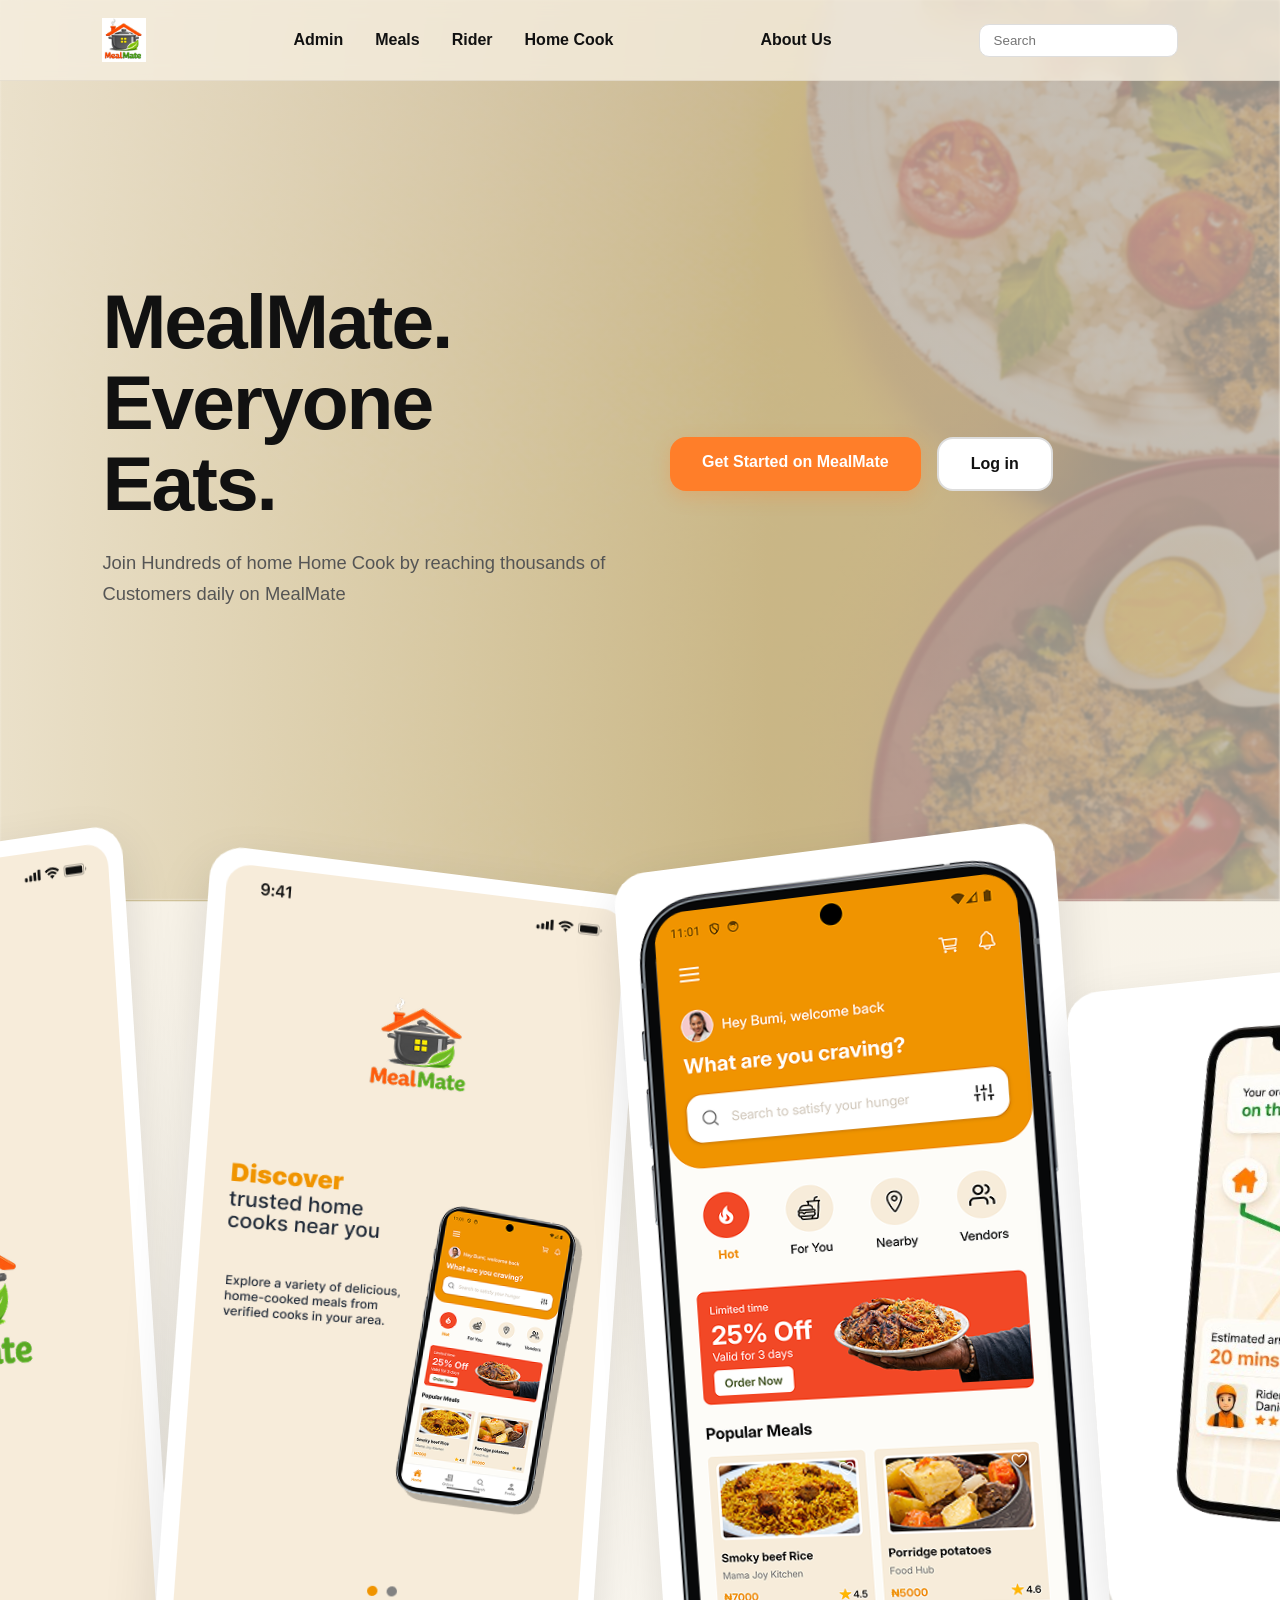
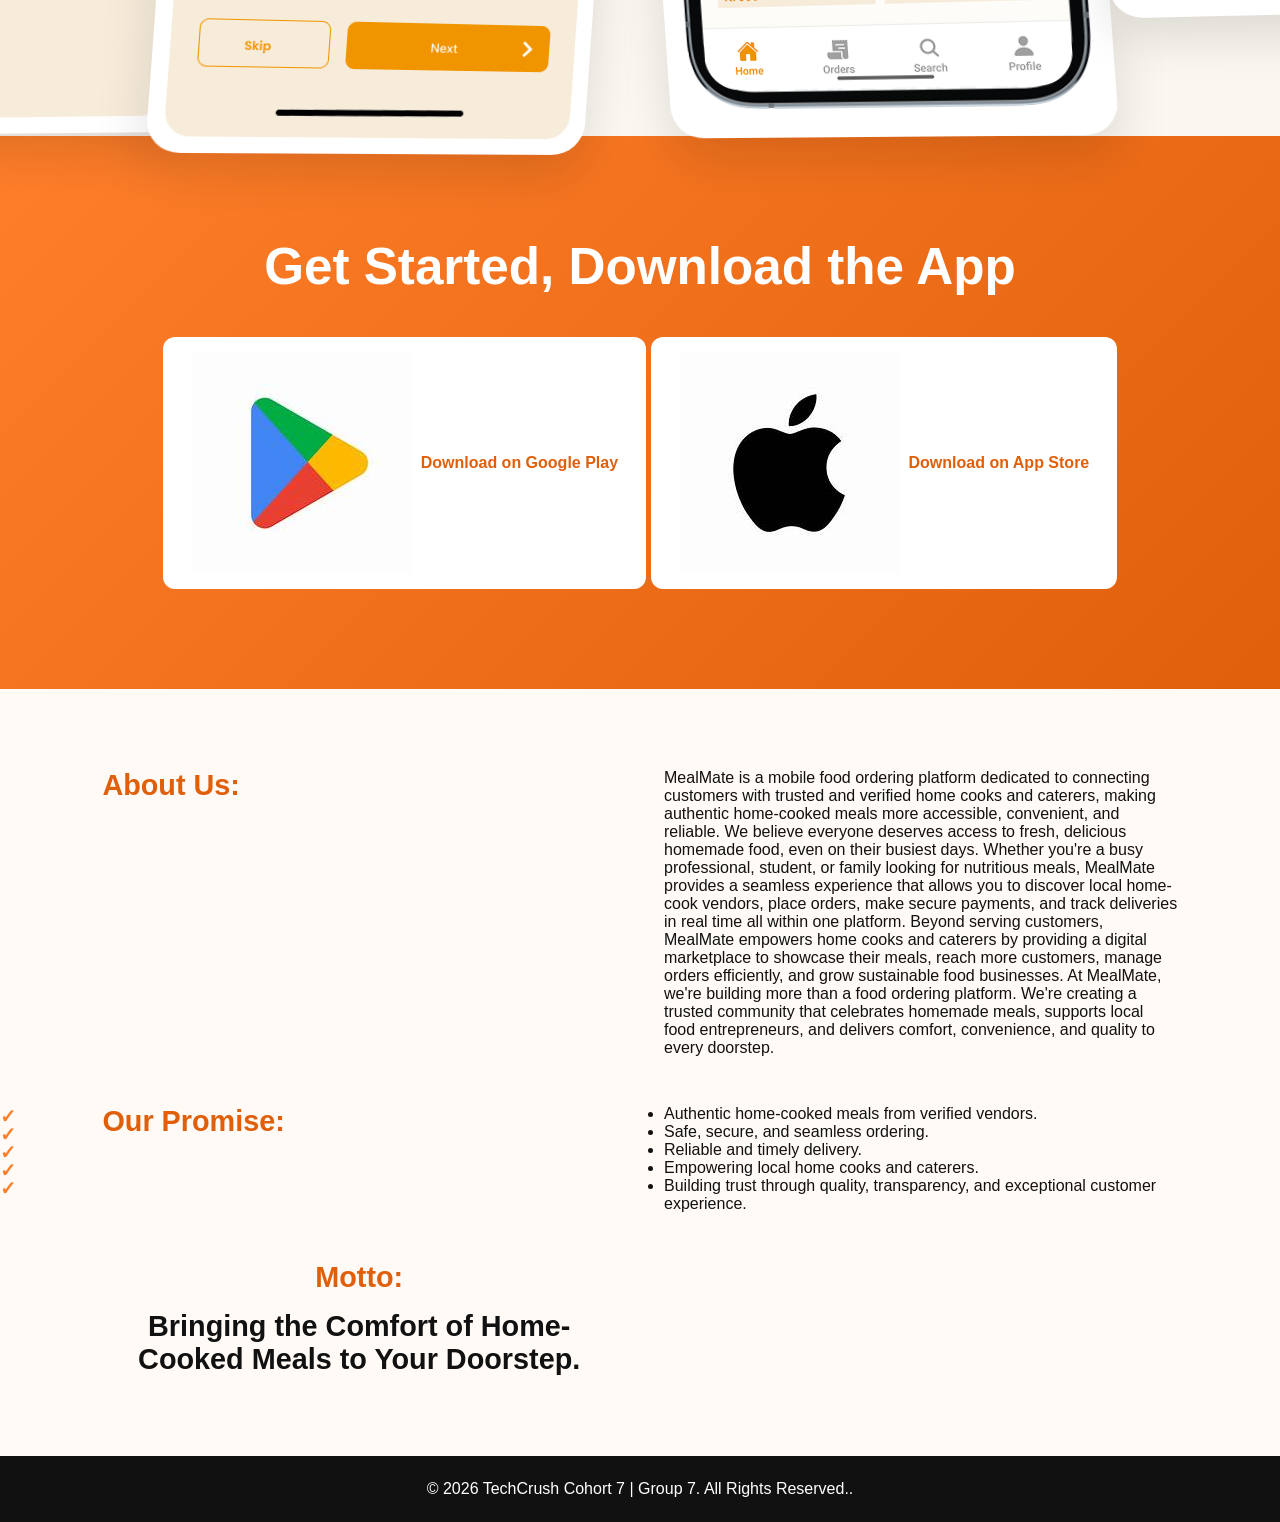
<file: index.html>
<html lang="en">
<head>
    <meta charset="UTF-8">
    <meta name="viewport" content="width=device-width, initial-scale=1.0">
    <title>MealMate</title>
    <link rel="stylesheet" href="MealMate.css">
</head>
<body>
    <header class="navbar">
      <button class="menu-toggle"> &#9776;</button>
        <a href="#"><img src="logo.jpg" alt="logo" class="logo"></a>
        <ul class="nav-list">
            <li class="nav-item"><a href="#">Admin</a></li>
            <li class="nav-item"><a href="#">Meals</a></li>
            <li class="nav-item"><a href="#">Rider</a></li>
            <li class="nav-item"><a href="#">Home Cook</a></li>
        </ul>
        <!-- <select name="" class="nav-item">
            <option value="name">About Us</option>
            <option value="name">Home</option>
            <option value="name">Meals</option>
            <option value="name">How it Works</option>
            <option value="name">Home Cook</option>
        </select> -->
        <section class="nav-item" id="About Us">
          <a href="#bottom" id="bottom"> About Us</a>
        </section>
        
        <div class="Search-nav">
            <input type="text" placeholder="Search" class="Search-list">
        </div>
    </header>
    <Section class="hero">
    <div class="hero-text">
        <h1 class="font">MealMate. <br>Everyone Eats.</h1>
        <p>Join Hundreds of home Home Cook by reaching thousands of Customers daily on MealMate</p>
    </div>
    <div class="cta-buttons">
    <a href="link.html" class="btn-primary">Get Started on MealMate</a>
    <a href="Register.html" class="btn-secondary">Log in</a>
    </Section>

    <div class="carousel">
  <div class="card">
    
    <div class="phone">
      <div class="phone-screen scroll">
        <!-- put your screenshot here -->
        <img src="Splash_Screen-1.png" alt="">
      </div>
    </div>
  </div>

  <div class="card">
    
    <div class="phone">
      <div class="phone-screen scroll">
        <img src="Onboarding-1.png" alt="">
      </div>
    </div>
  </div>

  <div class="card">
    
    <div class="phone">
      <div class="phone-screen scroll">
        <img src="Group 3.png" alt="">
      </div>
    </div>
  </div>
   <div class="card">
   
    <div class="phone">
      <div class="phone-screen scroll">
        <img src="Rider 2.png" alt="">
      </div>
    </div>
  </div>
</div>

<section class="Giant">
    <Div class="Giant-nav">
    <h1 class="Giant-h">Get Started, Download the App</h1>
     <a href="https://play.google.com/store"
   target="_blank" class="dtn-primary"><img src="app1.jpg" alt="Google Play"> Download on Google Play</a>
    <a href="https://www.apple.com/app-store/"
   target="_blank" class="dtn-secondary"> <img src="store.jpg" alt=""> Download on App Store</a>
</Div>
</section>

<Div class="info-section" id="bottom">
  <h3 class="about-us">About Us:</h3>
  <p class="about-us P"> MealMate is a mobile food ordering platform dedicated to connecting customers with trusted and verified home cooks and caterers, making authentic home-cooked meals more accessible, convenient, and reliable.
We believe everyone deserves access to fresh, delicious homemade food, even on their busiest days. Whether you're a busy professional, student, or family looking for nutritious meals, MealMate provides a seamless experience that allows you to discover local home-cook vendors, place orders, make secure payments, and track deliveries in real time all within one platform.
Beyond serving customers, MealMate empowers home cooks and caterers by providing a digital marketplace to showcase their meals, reach more customers, manage orders efficiently, and grow sustainable food businesses.
At MealMate, we're building more than a food ordering platform. We're creating a trusted community that celebrates homemade meals, supports local food entrepreneurs, and delivers comfort, convenience, and quality to every doorstep.
 </p>
 <h3 class="our-promise">Our Promise:</h3>
 <ul class="our-promise-p">
 <li>Authentic home-cooked meals from verified vendors.</li>
<li>Safe, secure, and seamless ordering.</li>
<li> Reliable and timely delivery.</li>
<li> Empowering local home cooks and caterers.</li>
<li> Building trust through quality, transparency, and exceptional customer experience.</li>
</ul>
<div class="motto-nav">
<h3 class="motto">Motto:</h3>
<p class="motto p">Bringing the Comfort of Home-Cooked Meals to Your Doorstep.</p>
</div>
</Div>

<footer class="footer">
  <p> © 2026 TechCrush Cohort 7 | Group 7. All Rights Reserved..</p>
</footer>
<script src="MealMate.js"></script>
</body>
</html>
</file>
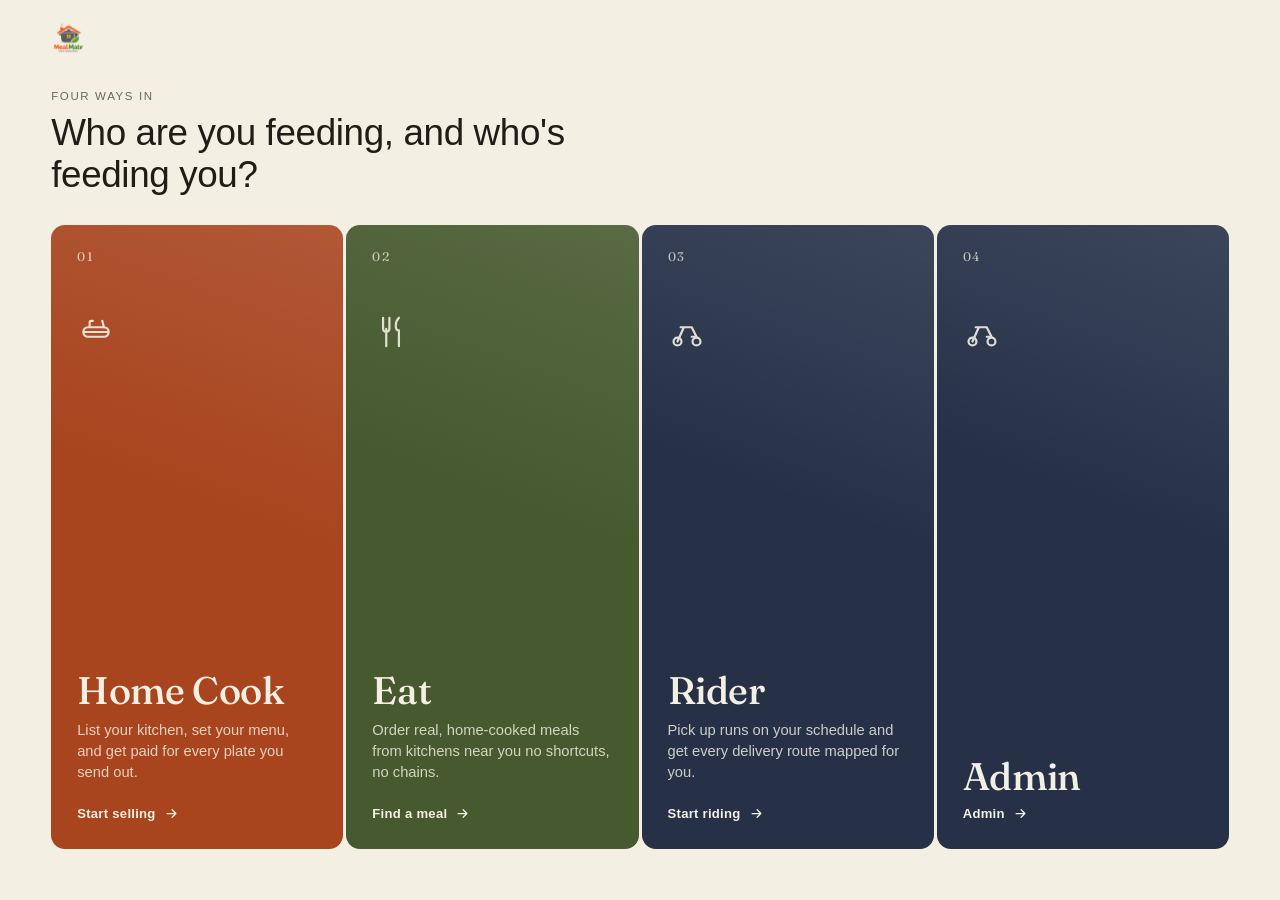
<file: link.html>
<!DOCTYPE html>
<html lang="en">
<head>
    <meta charset="UTF-8" />
    <meta name="viewport" content="width=device-width, initial-scale=1.0" />
    <title>MealMate — Choose your side of the table 🍽</title>
    <link rel="preconnect" href="https://fonts.googleapis.com" />
    <link rel="preconnect" href="https://fonts.gstatic.com" crossorigin />
    <link href="https://fonts.googleapis.com/css2?family=Fraunces:opsz,wght@9..144,400;9..144,500;9..144,600&family=Inter:wght@400;500;600;700&display=swap" rel="stylesheet" />
    <link rel="stylesheet" href="Link.css">
</head>
<body>

<header>
  <div class="logo">
    <a href="index.html"><img src="MealMate Logo.svg" alt="" class="logo-mark"></a>
    <!-- <span class="logo-word">MealMate</span> -->
  </div>
  <!-- <nav><a href="#about">About Us</a></nav> --> 
</header>

<div class="intro">
  <div class="eyebrow">Four ways in</div>
  <h1>Who are you feeding, and who's feeding you?</h1>
</div>

<div class="panels">

  <a class="panel panel--cook" href="Home-Cook.html">
    <span class="num">01</span>
    <span class="icon" aria-hidden="true">
      <svg viewBox="0 0 24 24" fill="none" stroke="currentColor" stroke-width="1.4"><path d="M4 12h16M4 12a3 3 0 0 0 3 3h10a3 3 0 0 0 3-3M4 12a3 3 0 0 1 3-3h10a3 3 0 0 1 3 3M8 9V6a1 1 0 0 1 1-1h1M16 5l1 4" stroke-linecap="round" stroke-linejoin="round"/></svg>
    </span>
    <h2>Home Cook</h2>
    <p>List your kitchen, set your menu, and get paid for every plate you send out.</p>
    <span class="cta">Start selling
      <svg viewBox="0 0 24 24" fill="none" stroke="currentColor" stroke-width="2"><path d="M5 12h14M13 6l6 6-6 6" stroke-linecap="round" stroke-linejoin="round"/></svg>
    </span>
  </a>

  <a class="panel panel--eat" href="Register.html">
    <span class="num">02</span>
    <span class="icon" aria-hidden="true">
      <svg viewBox="0 0 24 24" fill="none" stroke="currentColor" stroke-width="1.4"><path d="M7 3v7a2 2 0 0 0 4 0V3M9 10v11M17 3c-1.5 1.5-2 3-2 5s1 3 2 3v10" stroke-linecap="round" stroke-linejoin="round"/></svg>
    </span>
    <h2>Eat</h2>
    <p>Order real, home-cooked meals from kitchens near you  no shortcuts, no chains.</p>
    <span class="cta">Find a meal
      <svg viewBox="0 0 24 24" fill="none" stroke="currentColor" stroke-width="2"><path d="M5 12h14M13 6l6 6-6 6" stroke-linecap="round" stroke-linejoin="round"/></svg>
    </span>
  </a>

  <a class="panel panel--ride" href="Rider.html">
    <span class="num">03</span>
    <span class="icon" aria-hidden="true">
      <svg viewBox="0 0 24 24" fill="none" stroke="currentColor" stroke-width="1.4"><circle cx="6" cy="18" r="2.5"/><circle cx="18" cy="18" r="2.5"/><path d="M6 18l4-9h5l3 6h-3M10 9H8" stroke-linecap="round" stroke-linejoin="round"/></svg>
    </span>
    <h2>Rider</h2>
    <p>Pick up runs on your schedule and get every delivery route mapped for you.</p>
    <span class="cta">Start riding
      <svg viewBox="0 0 24 24" fill="none" stroke="currentColor" stroke-width="2"><path d="M5 12h14M13 6l6 6-6 6" stroke-linecap="round" stroke-linejoin="round"/></svg>
    </span>
  </a>

  <a class="panel panel--ride" href="Customer.html">
    <span class="num">04</span>
    <span class="icon" aria-hidden="true">
      <svg viewBox="0 0 24 24" fill="none" stroke="currentColor" stroke-width="1.4"><circle cx="6" cy="18" r="2.5"/><circle cx="18" cy="18" r="2.5"/><path d="M6 18l4-9h5l3 6h-3M10 9H8" stroke-linecap="round" stroke-linejoin="round"/></svg>
    </span>
    <h2>Admin</h2>
    <!-- <p>Pick up runs on your schedule and get every delivery route mapped for you.</p> -->
    <span class="cta">Admin
      <svg viewBox="0 0 24 24" fill="none" stroke="currentColor" stroke-width="2"><path d="M5 12h14M13 6l6 6-6 6" stroke-linecap="round" stroke-linejoin="round"/></svg>
    </span>
  </a>

</div>

<!-- <footer>MealMate — Cook it, Eat it, Ride it.</footer> -->

</body>
</html>
</file>
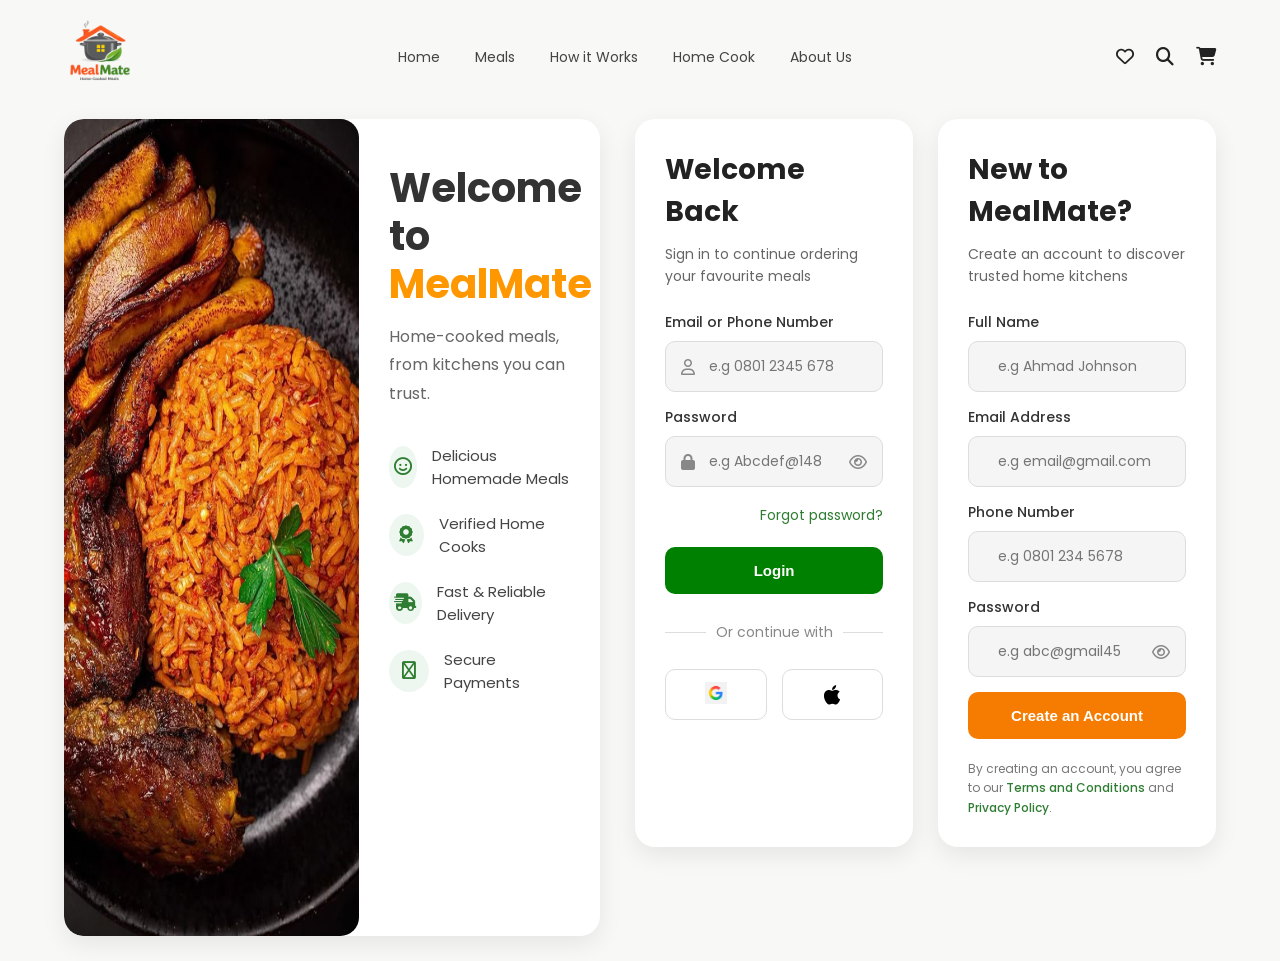
<file: Register.html>
<!DOCTYPE html>
<html lang="en">
<head>
    <meta charset="UTF-8">
    <meta name="viewport" content="width=device-width, initial-scale=1.0">
    <title>MealMate | Login</title>

    <!-- Google Font -->
    <link rel="preconnect" href="https://fonts.googleapis.com">
    <link rel="preconnect" href="https://fonts.gstatic.com" crossorigin>

    <link href="https://fonts.googleapis.com/css2?family=Poppins:wght@300;400;500;600;700&display=swap" rel="stylesheet">

    <!-- Font Awesome -->
    <link rel="stylesheet"
    href="https://cdnjs.cloudflare.com/ajax/libs/font-awesome/6.6.0/css/all.min.css">

    <link rel="stylesheet" href="Register.css">
</head>

<body>

    <header>

        <nav class="navbar">

            <div class="logo">
                <a href="index.html"><img src="MealMate Logo.svg" alt="MealMate Logo"></a>
            </div>

            <ul class="nav-links">

                <li><a href="#">Home</a></li>

                <li><a href="#">Meals</a></li>

                <li><a href="#">How it Works</a></li>

                <li><a href="#">Home Cook</a></li>

                <li><a href="#">About Us</a></li>

            </ul>

            <div class="nav-icons">

                <a href="#"><i class="fa-regular fa-heart"></i></a>

                <a href="#"><i class="fa-solid fa-magnifying-glass"></i></a>

                <a href="#"><i class="fa-solid fa-cart-shopping"></i></a>

            </div>

        </nav>

    </header>

    <main class="container">

        <!-- LEFT PANEL -->

        <section class="left-panel">

            <div class="food-image">

                <img src="full image.svg" alt="Food">

            </div>

            <div class="welcome-text">

                <h1>
                    Welcome to
                    <span>MealMate</span>
                </h1>

                <p>
                    Home-cooked meals,
                    from kitchens you can trust.
                </p>

                <div class="features">

                    <div class="feature">

                        <i class="fa-regular fa-face-smile"></i>

                        <span>Delicious Homemade Meals</span>

                    </div>

                    <div class="feature">

                        <i class="fa-solid fa-award"></i>

                        <span>Verified Home Cooks</span>

                    </div>

                    <div class="feature">

                        <i class="fa-solid fa-truck-fast"></i>

                        <span>Fast & Reliable Delivery</span>

                    </div>

                    <div class="feature">

                        <i class="fa-regular fa-shield"></i>

                        <span>Secure Payments</span>

                    </div>

                </div>

            </div>

        </section>

        <!-- RIGHT PANEL -->

        <section class="right-panel">

            <!-- LOGIN -->

            <div class="login-box">

                <h2>Welcome Back</h2>

                <p>
                    Sign in to continue ordering your
                    favourite meals
                </p>

                <form>

                    <label>Email or Phone Number</label>

                    <div class="input-box">

                        <i class="fa-regular fa-user"></i>

                        <input type="text" placeholder="e.g 0801 2345 678">

                    </div>

                    <label>Password</label>

                    <div class="input-box">

                        <i class="fa-solid fa-lock"></i>

                        <input type="password" placeholder="e.g Abcdef@148">

                        <i class="fa-regular fa-eye"></i>

                    </div>

                    <div class="forgot">

                        <a href="#">Forgot password?</a>

                    </div>

                    <button class="login-btn">
                        Login
                    </button>

                </form>

                <div class="divider">

                    <span>Or continue with</span>

                </div>

                <div class="social-login">

                    <button>

                        <img src="google.jpg"
                        alt="Google">

                    </button>

                    <button>

                        <i class="fa-brands fa-apple"></i>

                    </button>

                </div>

            </div>
                        <!-- REGISTER -->

            <div class="register-box">

                <h2>New to MealMate?</h2>

                <p>
                    Create an account to discover trusted
                    home kitchens
                </p>

                <form>

                    <label>Full Name</label>

                    <div class="input-box">

                        <input
                        type="text"
                        placeholder="e.g Ahmad Johnson">

                    </div>

                    <label>Email Address</label>

                    <div class="input-box">

                        <input
                        type="email"
                        placeholder="e.g email@gmail.com">

                    </div>

                    <label>Phone Number</label>

                    <div class="input-box">

                        <input
                        type="tel"
                        placeholder="e.g 0801 234 5678">

                    </div>

                    <label>Password</label>

                    <div class="input-box">

                        <input
                        type="password"
                        placeholder="e.g abc@gmail45">

                        <i class="fa-regular fa-eye"></i>

                    </div>

                    <button class="register-btn">
                        Create an Account
                    </button>

                </form>

                <small>
                    By creating an account, you agree to our
                    <a href="#">Terms and Conditions</a>
                    and
                    <a href="#">Privacy Policy</a>.
                </small>

            </div>

        </section>

    </main>

    <!-- ================= FOOTER ================= -->
     <script src="config.js"></script>
     <!-- <script src="Main.js"></script> -->
    <script src="register.js"></script>
    <!-- <script src="login.js"></script> -->
    <script src="Api.js"></script>

</body>
</html>
</file>
<file: MealMate.css>
:root{
  --bg: #f5eedf;
  --bg-alt: #fffaf5;
  --accent: #ff7e29; /* MealMate orange from your promise ticks */
  --accent-dark: #e05f0b;
  --dark: #111;
  --muted: #555;
  --radius: 16px;
}

* {
  margin: 0;
  padding: 0;
  box-sizing: border-box;
  font-family: "Inter", Arial, Helvetica, sans-serif;
}

body {
  color: var(--dark);
  background: linear-gradient(180deg, var(--bg) 0%, #fff 100%);
  scroll-behavior: smooth;
}

a { text-decoration: none; }

/* 1. HEADER / NAV */
header{
  position: sticky;
  top: 0;
  left: 0;
  width: 100%;
  background: rgba(245, 238, 223, 0.8);
  backdrop-filter: blur(10px);
  z-index: 1000;
  border-bottom: 1px solid rgba(0,0,0,0.05);
}
.navbar {
  display: flex;
  align-items: center;
  justify-content: space-between;
  padding: 18px 8%;
  max-width: 1400px;
  margin: 0 auto;
}
.logo {
  height: 44px;
}
.nav-list {
  display: flex;
  gap: 32px;
  list-style: none;
}
.nav-item a {
  color: var(--dark);
  font-weight: 600;
  font-size: 16px;
  transition: color 0.2s;
}
.nav-item a:hover {
  color: var(--accent);
}
.search-nav .search-list {
  padding: 8px 14px;
  border: 1px solid #ddd;
  border-radius: 10px;
  background: #fff;
}

.menu-toggle{
  display: none;
}
/* 2. HERO */
.hero {
  display: grid;
  grid-template-columns: 1fr 1fr;
  align-items: center;
  gap: 60px;
  padding: 120px 8%; 
  max-width: 1400px;
  margin: 0 auto;
  min-height: 85vh;
}
.hero::before {
  content: "";
  position: absolute;
  top: 0;
  left: 0;
  width: 100%;
  height: 100%;
  background: url('Bg2.jpg') center center/cover no-repeat;
  filter: brightness(0.55) blur(1px); /* darker + slight blur so text is readable */
  z-index: -2;
}

.hero::after {
  content: "";
  position: absolute;
  top: 0;
  left: 0;
  width: 100%;
  height: 100%;
  background: linear-gradient(90deg, rgba(245,238,223,0.9) 0%, rgba(245,238,223,0.6) 60%);
  z-index: -1;
}
.hero-text .font {
  font-size: clamp(2.8rem, 6vw, 5rem);
  font-weight: 900;
  line-height: 1.05;
  color: var(--dark);
  letter-spacing: -2px;
}
.hero-text p {
  color: var(--muted);
  font-size: 1.15rem;
  margin: 24px 0 36px 0;
  max-width: 560px;
  line-height: 1.7;
}
.cta-buttons {
  display: flex;
  gap: 16px;
  flex-wrap: wrap;
}
.btn-primary {
  background: var(--accent);
  color: #fff;
  padding: 16px 32px;
  border: none;
  border-radius: var(--radius);
  font-size: 16px;
  font-weight: 700;
  cursor: pointer;
  transition: all 0.25s ease;
  box-shadow: 0 6px 18px rgba(255,126,41,0.25);
}
.btn-primary:hover {
  background: var(--accent-dark);
  transform: translateY(-3px);
  box-shadow: 0 10px 24px rgba(255,126,41,0.35);
}
.btn-secondary {
  background: #fff;
  color: var(--dark);
  padding: 16px 32px;
  border: 2px solid #ddd;
  border-radius: var(--radius);
  font-size: 16px;
  font-weight: 700;
  cursor: pointer;
  transition: all 0.25s ease;
}
.btn-secondary:hover {
  background: var(--dark);
  color: #fff;
  border-color: var(--dark);
  transform: translateY(-3px);
}

/* Phone mockups next to hero text */
.carousel {
  display: flex;
  gap: 24px;
  justify-content: center;
  align-items: center;
  perspective: 1000px;
}
.card {
  min-width: 260px;
  flex-shrink: 0;
  background: #fff;
  border-radius: 32px;
  padding: 16px;
  box-shadow: 0 20px 50px rgba(0,0,0,0.12);
  transform: rotateY(-8deg) rotateZ(-4deg);
  transition: transform 0.4s ease;
}
.card:nth-child(2){
  transform: rotateY(8deg) rotateZ(4deg) translateY(20px);
}
.card:hover{
  transform: rotateY(0) rotateZ(0) translateY(-12px);
}
.phone-screen img {
  width: 100%;
  height: auto;
  object-fit: cover;
  border-radius: 24px;
}

/* 3. INFO SECTION */
.info-section {
  display: grid;
  grid-template-columns: 1fr 1fr;
  gap: 3rem;
  align-items: start; 
  padding: 5rem 8%;
  background: var(--bg-alt);
}
.info-section h3 {
  font-size: 1.8rem;
  color: var(--accent-dark);
  margin-bottom: 1rem;
}
.our-promise-p li::before {
  content: "✓"; 
  position: absolute;
  left: 0;
  color: var(--accent);
  font-weight: bold;
  font-size: 1.2rem;
}
.motto{
  text-align: center;
  font-size: 1.8rem;
  font-weight: 800;
  color: var(--dark);
}
.motto p{
  text-align: center;
  font-size: 1.2rem;
  font-style: italic;
  font-weight: 600;
  color: var(--accent-dark);
}

/* 4. GIANT CTA SECTION */
.Giant {
  background: linear-gradient(135deg, var(--accent) 0%, var(--accent-dark) 100%);
  padding: 100px 20px;
  text-align: center;
  color: #fff;
}
.Giant-h {
  font-size: clamp(2rem, 4vw, 3.2rem);
  font-weight: 900;
  color: #fff; 
  line-height: 1.2;
  margin-bottom: 40px;
}
.dtn-primary,
.dtn-secondary {
  display: inline-flex;
  align-items: center;
  gap: 10px;
  background: #fff;
  color: var(--accent-dark);
  padding: 16px 28px;
  border-radius: 12px;
  text-decoration: none;
  font-weight: 700;
  transition: all 0.25s;
}
.dtn-primary:hover,
.dtn-secondary:hover {
  background: var(--dark);
  color: #fff;
  transform: translateY(-3px);
}

/* 5. FOOTER */
.footer {
  background-color: var(--dark);      
  color: #fff;                
  text-align: center;          
  padding: 24px;
  width: 100%;
  font-weight: 500;
}

/* 6. RESPONSIVE */
@media (max-width: 980px) {
  .hero{
    grid-template-columns: 1fr;
    text-align: center;
    padding: 80px 6%;
  }
  .hero-text p{ margin: 20px auto 32px auto; }
  .cta-buttons{ justify-content: center; }
  .carousel{ margin-top: 40px; }
}
@media (max-width: 768px) {
  .navbar {
    padding: 16px 6%;
    flex-direction: column;
    gap: 16px;
  }
  .hero-text .font {
    font-size: 2.8rem;
  }
  .info-section {
    grid-template-columns: 1fr;
    padding: 3rem 6%;
  }
  .cta-buttons {
    flex-direction: column;
  }
  .btn-primary, .btn-secondary {
    width: 100%;
  }
}
</file>
<file: Link.css>
:root{
    --home-cook-link: "home-cook.html";
    --eat-link: "eat.html";
    --rider-link: "rider.html";
  }

  *{ margin:0; padding:0; box-sizing:border-box; }

  :root{
    --cream:      #F4EFE3;
    --cream-2:    #ECE5D4;
    --ink:        #201C16;
    --ink-soft:   #6E665A;
    --cook:       #A8451F;   
    --cook-deep:  #7E3216;
    --eat:        #46592F;  
    --eat-deep:   #313F20;
    --ride:       #263148;  
    --ride-deep:  #1A2233;
  }

  html,body{ 
    height:100%; 
  }

  body{
    background: var(--cream);
    color: var(--ink);
    font-family: Arial, Helvetica, sans-serif;
    display:flex;
    flex-direction:column;
    min-height:100vh;
    overflow-x:hidden;
  }

  a{ 
    text-decoration:none;
    color:inherit;
  }

  /* Header */
  header{
    display:flex;
    align-items:center;
    justify-content:space-between;
    padding: 22px clamp(20px, 4vw, 56px);
    background: var(--cream);
  }

  .logo{
    display:flex;
    align-items:center;
    gap:10px;
  }

  .logo-mark{
    width:34px; height:34px;
    border-radius:50%;
    flex-shrink:0;
  }

  .logo-word{
    font-family: Arial, Helvetica, sans-serif;
    font-weight:600;
    font-size:1.35rem;
    letter-spacing:-0.01em;
  }

  nav a{
    font-size:0.85rem;
    font-weight:500;
    color: var(--ink-soft);
    border-bottom:1px solid transparent;
    transition: border-color .2s ease, color .2s ease;
  }
  
  nav a:hover{ 
    color:var(--ink); 
    border-color: 
    var(--ink); 
  }



  /* Intro strip */
  .intro{
    padding: 8px clamp(20px, 4vw, 56px) 28px;
    max-width: 640px;
  }
  .intro .eyebrow{
    font-size:0.72rem;
    letter-spacing:0.14em;
    text-transform:uppercase;
    color: var(--ink-soft);
    margin-bottom:10px;
  }
  .intro h1{
    font-family: Arial, Helvetica, sans-serif;
    font-weight:500;
    font-size: clamp(1.6rem, 3vw, 2.3rem);
    line-height:1.15;
    letter-spacing:-0.01em;
  }


  /* Three-way panel row */
  .panels{
    flex:1;
    display:flex;
    flex-direction:row;
    gap: 3px;
    padding: 0 clamp(20px, 4vw, 56px) clamp(20px, 4vw, 56px);
    min-height: 480px;
  }

  .panel{
    position:relative;
    flex: 1;
    display:flex;
    flex-direction:column;
    justify-content:flex-end;
    padding: 28px 26px;
    border-radius: 14px;
    overflow:hidden;
    color: var(--cream);
    cursor:pointer;
    transition: flex-grow .5s cubic-bezier(.22,1,.36,1), background-color .4s ease;
    isolation:isolate;
  }

  .panel::before{
    content:"";
    position:absolute; inset:0;
    background: linear-gradient(200deg, rgba(255,255,255,0.10), transparent 45%);
    z-index:0;
  }

  .panel .num{
    position:absolute;
    top:24px; left:26px;
    font-family:'Fraunces', serif;
    font-size:0.78rem;
    letter-spacing:0.12em;
    text-transform:uppercase;
    opacity:0.75;
  }

  .panel .icon{
    width:38px; height:38px;
    margin-bottom:auto;
    margin-top:60px;
    opacity:0.9;
  }

  .panel .icon svg{ 
    width:100%; 
    height:100%;
  }

  .panel h2{
    font-family:'Fraunces', serif;
    font-weight:500;
    font-size: clamp(1.5rem, 3.4vw, 2.4rem);
    line-height:1;
    letter-spacing:-0.01em;
    margin-bottom:10px;
  }

  .panel p{
    font-size:0.92rem;
    line-height:1.45;
    color: rgba(244,239,227,0.82);
    max-width: 30ch;
    margin-bottom: 22px;
  }

  .panel .cta{
    display:inline-flex;
    align-items:center;
    gap:8px;
    font-size:0.82rem;
    font-weight:600;
    letter-spacing:0.02em;
  }

  .panel .cta svg{
    width:15px; height:15px;
    transition: transform .3s ease;
  }
  .panel:hover .cta svg, .panel:focus-visible .cta svg{ transform: translateX(5px); }

  .panel--cook{ background: var(--cook); }
  .panel--eat{  background: var(--eat); }
  .panel--ride{ background: var(--ride); }

  .panel--cook:hover, .panel--cook:focus-visible{ flex-grow: 1.7; background: var(--cook-deep); }
  .panel--eat:hover,  .panel--eat:focus-visible { flex-grow: 1.7; background: var(--eat-deep); }
  .panel--ride:hover, .panel--ride:focus-visible{ flex-grow: 1.7; background: var(--ride-deep); }

  .panel:focus-visible{ outline: 2px solid var(--cream); outline-offset: -6px; }

  footer{
    padding: 16px clamp(20px, 4vw, 56px) 26px;
    font-size:0.75rem;
    color: var(--ink-soft);
  }



  /* Tablet */
  @media (max-width: 1000px){
    .panels{ min-height: 420px; }
    .panel p{ max-width: 24ch; }
  }

  /* Mobile */
  @media (max-width: 720px){
    .panels{
      flex-direction:column;
      min-height: unset;
      gap:10px;
    }
    .panel{
      flex: none;
      min-height: 168px;
      transition: background-color .3s ease;
    }
    .panel:hover, .panel:focus-visible{ flex-grow:0; }
    .panel .icon{ margin-top:20px; }
    .intro{ padding-bottom:18px; }
  }
</file>
<file: Register.css>
*{
    margin:0;
    padding:0;
    box-sizing:border-box;
}

body{
    font-family:'Poppins',sans-serif;
    background:#f8f8f6;
    color:#333;
}

.navbar{
    width:90%;
    margin:20px auto;
    display:flex;
    justify-content:space-between;
    align-items:center;
}

.logo img{
    width:70px;
}

.nav-links{
    list-style:none;
    display:flex;
    gap:35px;
}

.nav-links a{
    text-decoration:none;
    color:#444;
    font-size:14px;
    transition:.3s;
}

.nav-links a:hover{
    color:#ff9800;
}

.nav-icons{
    display:flex;
    gap:22px;
}

.nav-icons a{
    color:#222;
    font-size:18px;
    transition:.3s;
}

.nav-icons a:hover{
    color:#ff9800;
}


.container{
    width:90%;
    margin:25px auto;
    display:flex;
    gap:35px;
    align-items:flex-start;
}

.left-panel{
    width:48%;
    display:flex;
    background:#fff;
    border-radius:20px;
    overflow:hidden;
    box-shadow:0 8px 25px rgba(0,0,0,.08);
}


.food-image img{
    width:100%;
    height:100%;
    object-fit:cover;
    display:block;
}

.welcome-text{
    width:45%;
    padding:45px 30px;
}

.welcome-text h1{
    font-size:40px;
    line-height:1.2;
    margin-bottom:15px;
    font-weight:700;
}

.welcome-text span{
    color:#ff9800;
}

.welcome-text p{
    color:#666;
    line-height:1.8;
    margin-bottom:35px;
}

.features{
    display:flex;
    flex-direction:column;
    gap:22px;
}

.feature{
    display:flex;
    align-items:center;
    gap:15px;
}

.feature i{
    width:42px;
    height:42px;
    border-radius:50%;
    display:flex;
    justify-content:center;
    align-items:center;
    background:#edf7ef;
    color:#2e7d32;
    font-size:18px;
}

.feature span{
    font-size:15px;
    color:#444;
}


.right-panel{
    width:52%;
    display:flex;
    gap:25px;
}

.login-box,
.register-box{
    flex:1;
    background:#fff;
    padding:30px;
    border-radius:20px;
    box-shadow:0 8px 25px rgba(0,0,0,.08);
}

.login-box h2,
.register-box h2{
    font-size:28px;
    margin-bottom:10px;
    color:#222;
}

.login-box p,
.register-box p{
    font-size:14px;
    color:#666;
    margin-bottom:25px;
    line-height:1.6;
}


form label{
    display:block;
    margin:15px 0 8px;
    font-size:14px;
    font-weight:500;
}

.input-box{
    display:flex;
    align-items:center;
    background:#f5f5f5;
    border:1px solid #ddd;
    border-radius:10px;
    padding:0 15px;
    margin-bottom:15px;
}

.input-box i{
    color:#888;
}

.input-box input{
    width:100%;
    padding:14px;
    border:none;
    outline:none;
    background:transparent;
    font-size:14px;
    font-family:'Poppins',sans-serif;
}

.input-box .fa-eye{
    cursor:pointer;
}


.forgot{
    text-align:right;
    margin-bottom:20px;
}

.forgot a{
    text-decoration:none;
    color:#2e7d32;
    font-size:14px;
}

.forgot a:hover{
    text-decoration:underline;
}

.login-btn{
   width:100%;
    padding:15px;
    border:none;
    border-radius:10px;
    font-size:15px;
    font-weight:600;
    color:#fff;
    background:green;
    cursor:pointer;
    transition:.3s;
}
.register-btn{
    width:100%;
    padding:15px;
    border:none;
    border-radius:10px;
    font-size:15px;
    font-weight:600;
    color:#fff;
    background:#f57c00;
    cursor:pointer;
    transition:.3s;
}

.login-btn:hover,
.register-btn:hover{
    background:#f57c00;
}

.divider{
    text-align:center;
    margin:25px 0;
    position:relative;
}

.divider span{
    background:#fff;
    padding:0 10px;
    color:#888;
    position:relative;
    z-index:2;
    font-size:14px;
}

.divider::before{
    content:"";
    position:absolute;
    left:0;
    top:50%;
    width:100%;
    height:1px;
    background:#ddd;
    z-index:1;
}

.social-login{
    display:flex;
    gap:15px;
}

.social-login button{
    flex:1;
    padding:12px;
    border:1px solid #ddd;
    border-radius:10px;
    background:#fff;
    cursor:pointer;
    transition:.3s;
}

.social-login button:hover{
    background:#f5f5f5;
}

.social-login img{
    width:22px;
}

.social-login .fa-apple{
    font-size:22px;
    color:#000;
}


.register-box small{
    display:block;
    margin-top:20px;
    color:#777;
    line-height:1.6;
    font-size:12px;
}

.register-box small a{
    text-decoration:none;
    color:#2e7d32;
    font-weight:500;
}

.register-box small a:hover{
    text-decoration:underline;
}


@media(max-width:1024px){

    .container{
        flex-direction:column;
    }

    .left-panel,
    .right-panel{
        width:100%;
    }

    .right-panel{
        flex-direction:column;
    }

}

@media(max-width:768px){

    .navbar{
        flex-direction:column;
        gap:20px;
    }

    .nav-links{
        flex-wrap:wrap;
        justify-content:center;
        gap:18px;
    }

    .left-panel{
        flex-direction:column;
    }

    .food-image,
    .welcome-text{
        width:100%;
    }

    .food-image img{
        height:300px;
    }

    .login-box,
    .register-box{
        padding:25px;
    }

}

@media(max-width:480px){

    .container{
        width:95%;
    }

    .navbar{
        width:95%;
    }

    .welcome-text h1{
        font-size:30px;
    }

    .nav-links{
        gap:12px;
    }

    .nav-links a{
        font-size:13px;
    }

    .login-box h2,
    .register-box h2{
        font-size:24px;
    }

    .social-login{
        flex-direction:column;
    }

}
</file>
